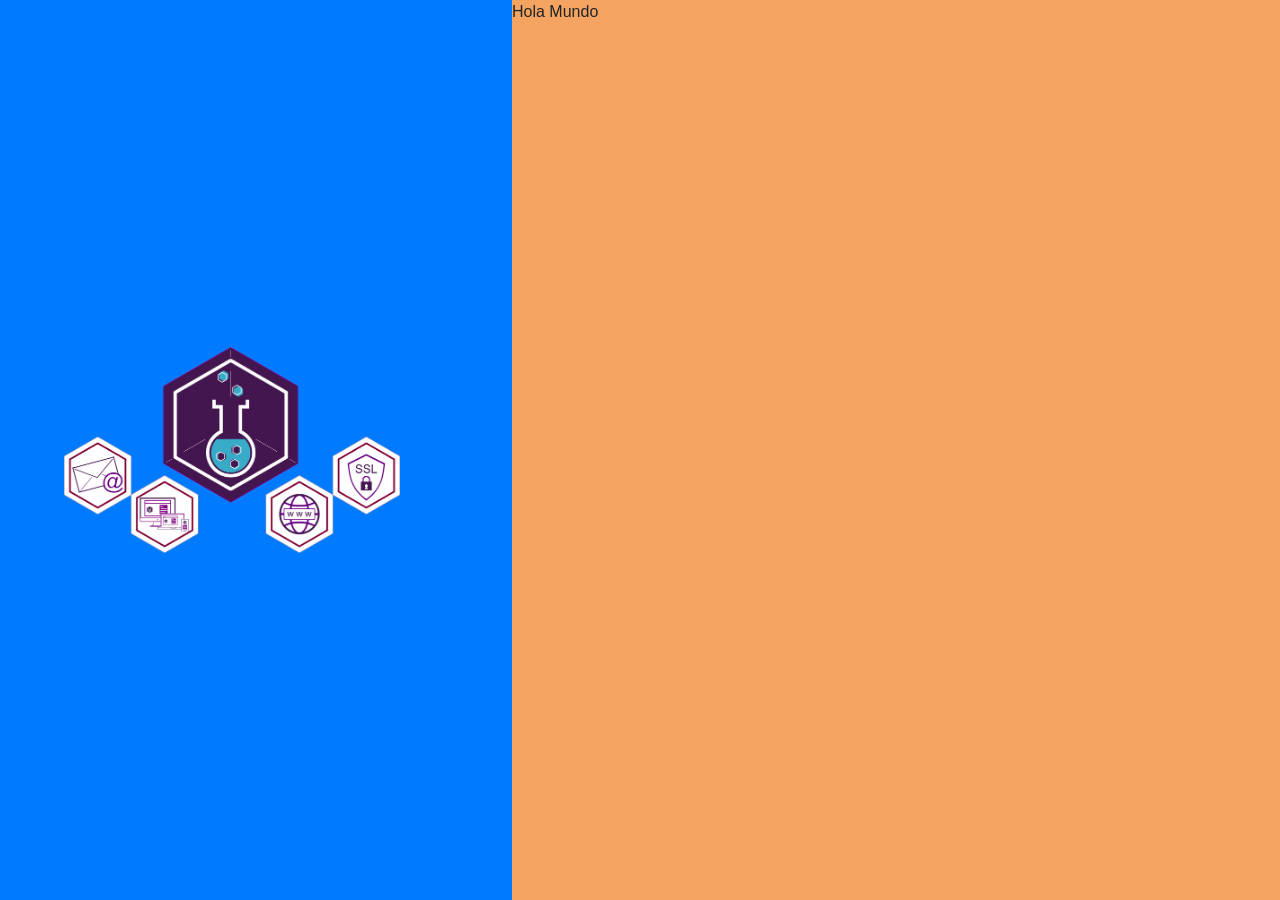
<file: CSS/old/index.html>
<!DOCTYPE html>
<html lang="en">
<head>
    <meta charset="UTF-8">
    <meta name="viewport" content="width=device-width, initial-scale=1.0">
    <link href="https://stackpath.bootstrapcdn.com/bootstrap/4.4.1/css/bootstrap.min.css" rel="stylesheet" integrity="sha384-Vkoo8x4CGsO3+Hhxv8T/Q5PaXtkKtu6ug5TOeNV6gBiFeWPGFN9MuhOf23Q9Ifjh" crossorigin="anonymous">
    <link rel="stylesheet" href="css/style.css">
    <link rel="shortcut icon" href="assets/Favicon.png" type="image/x-icon">
    <title>Document</title>
</head>
<body>
    <nav class="navbar navbar-expand-lg navbar-dark bg-primary fixed-left">
        <img src="assets/Portada.png" alt="Experimental Code">
        <section>

        </section>
    </nav>
    <main>
        Hola Mundo
    </main>
</body>
</html>
</file>
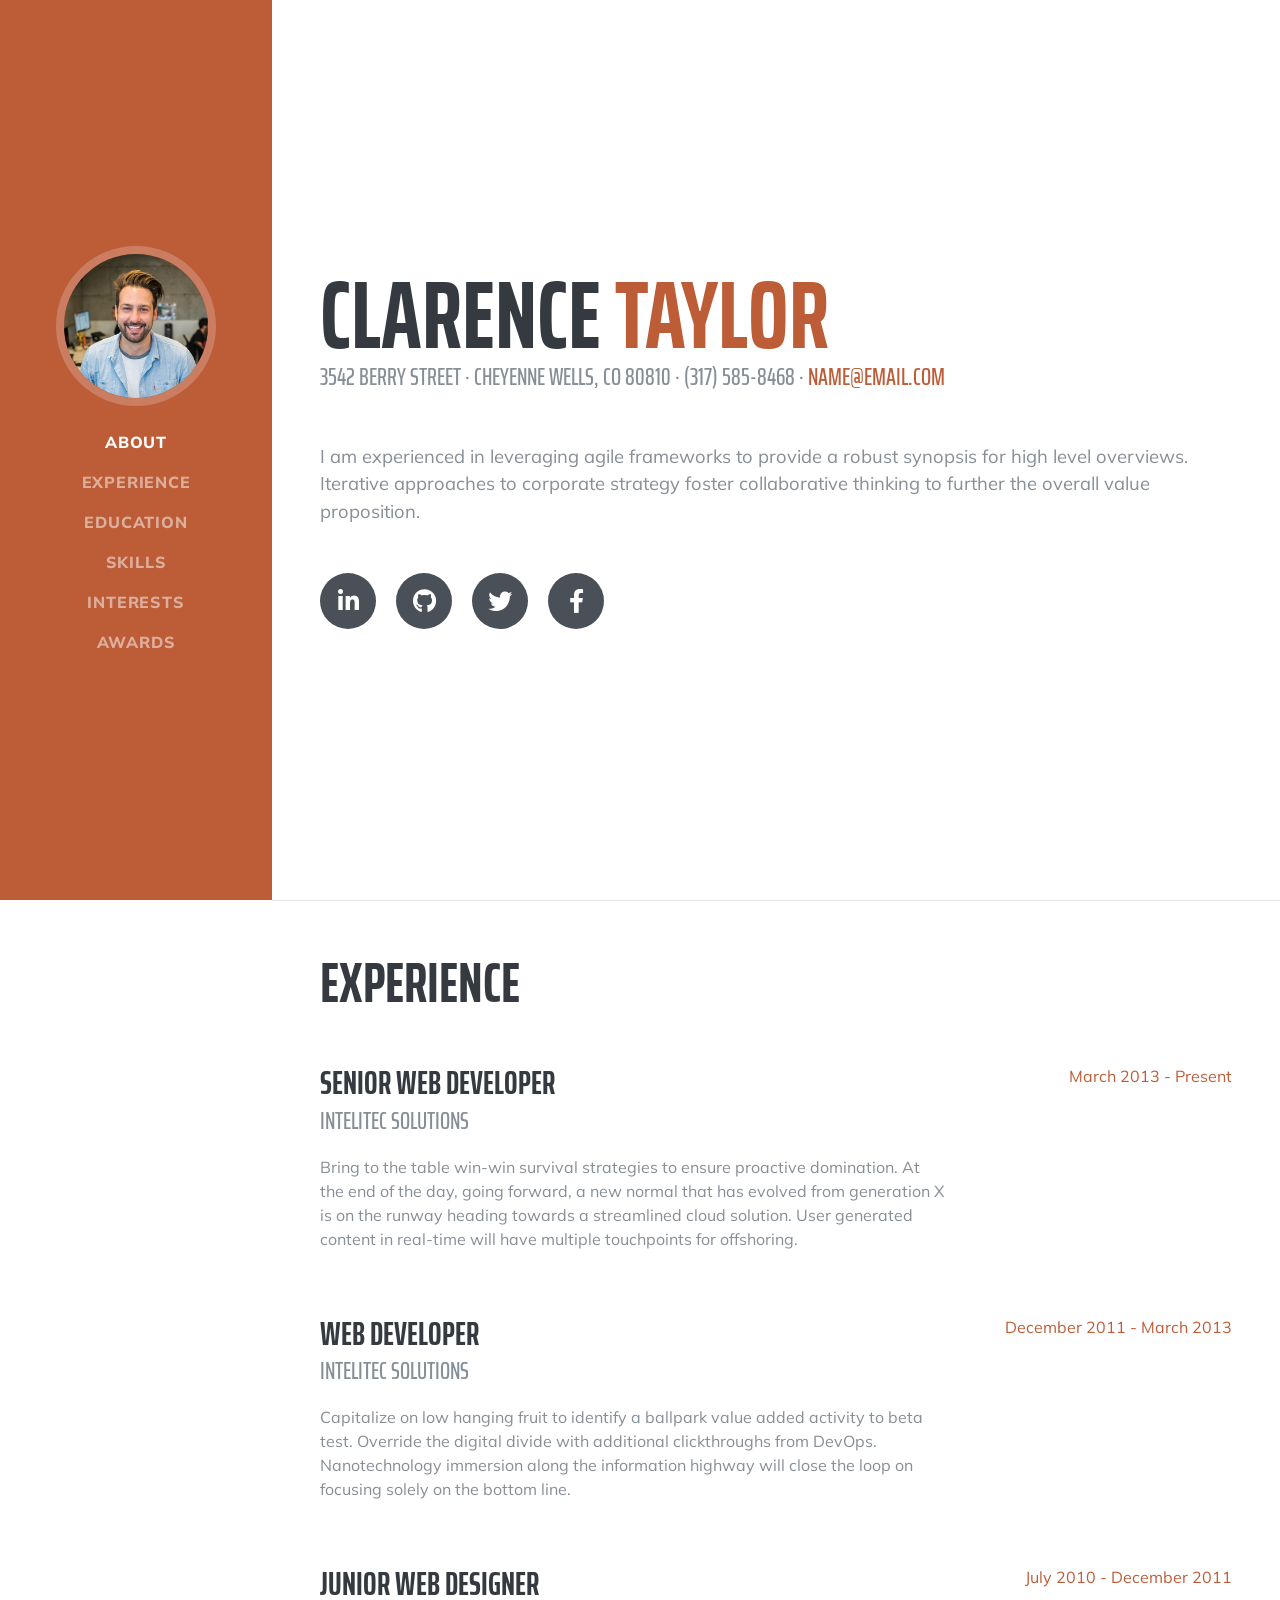
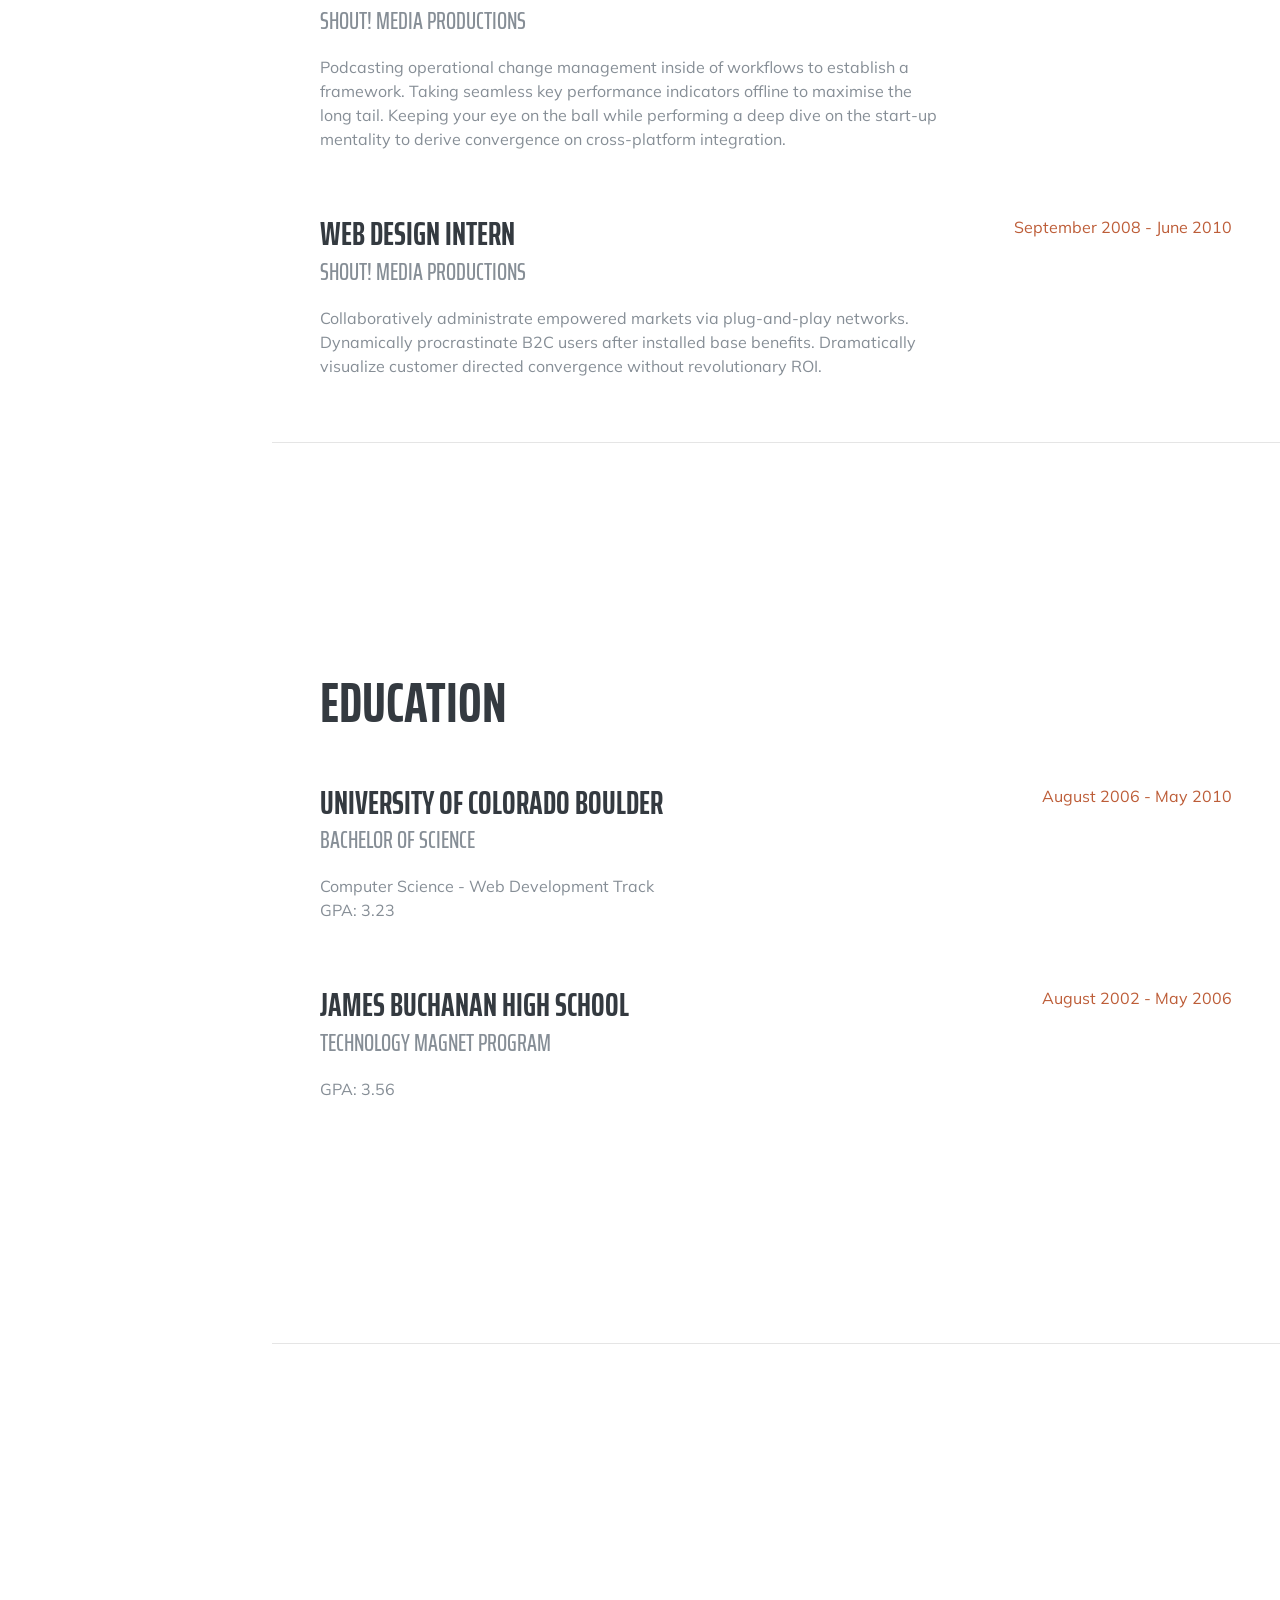
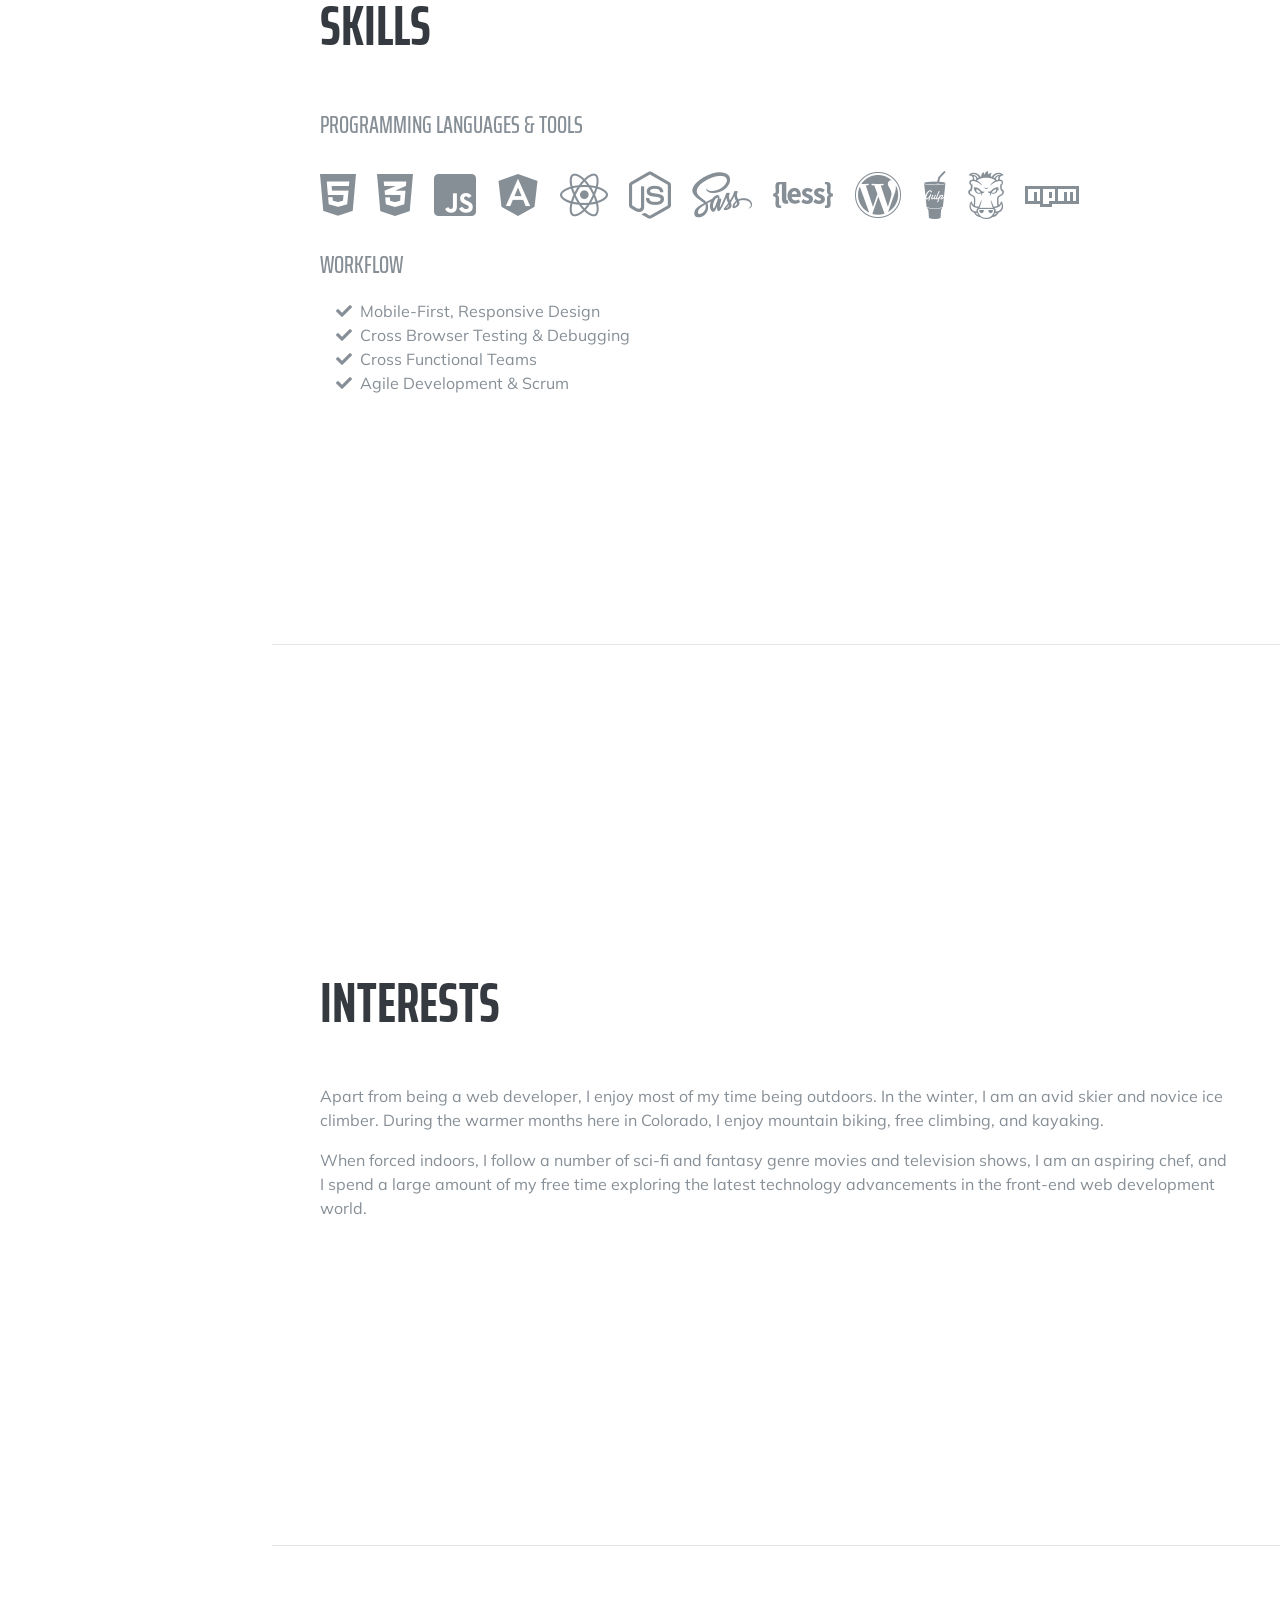
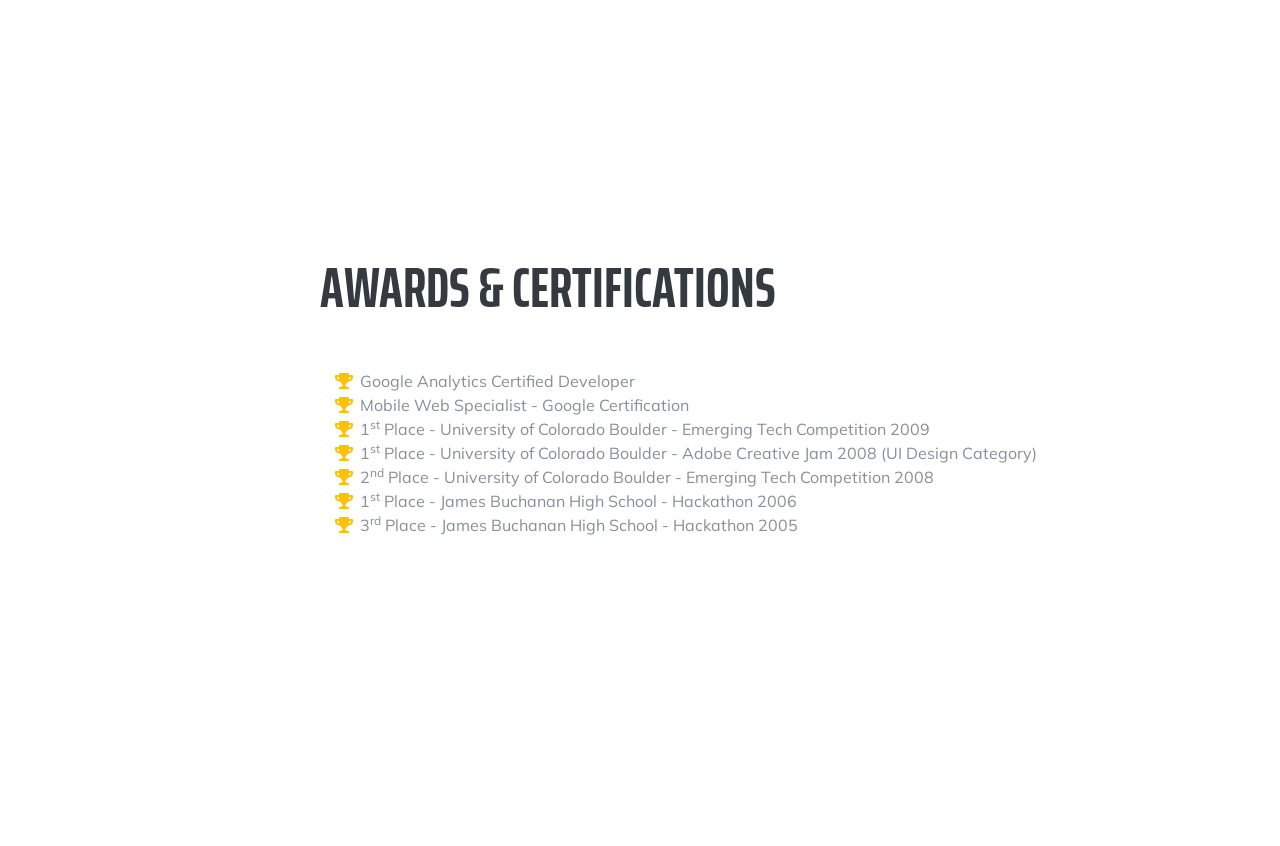
<file: CSS/startbootstrap-resume-master/index.html>
<!DOCTYPE html>
<html lang="en">

<head>

  <meta charset="utf-8">
  <meta name="viewport" content="width=device-width, initial-scale=1, shrink-to-fit=no">
  <meta name="description" content="">
  <meta name="author" content="">

  <title>Resume - Start Bootstrap Theme</title>

  <!-- Bootstrap core CSS -->
  <link href="vendor/bootstrap/css/bootstrap.min.css" rel="stylesheet">

  <!-- Custom fonts for this template -->
  <link href="https://fonts.googleapis.com/css?family=Saira+Extra+Condensed:500,700" rel="stylesheet">
  <link href="https://fonts.googleapis.com/css?family=Muli:400,400i,800,800i" rel="stylesheet">
  <link href="vendor/fontawesome-free/css/all.min.css" rel="stylesheet">

  <!-- Custom styles for this template -->
  <link href="css/resume.css" rel="stylesheet">

</head>

<body id="page-top">

  <nav class="navbar navbar-expand-lg navbar-dark bg-primary fixed-top" id="sideNav">
    <a class="navbar-brand js-scroll-trigger" href="#page-top">
      <span class="d-block d-lg-none">Clarence Taylor</span>
      <span class="d-none d-lg-block">
        <img class="img-fluid img-profile rounded-circle mx-auto mb-2" src="img/profile.jpg" alt="">
      </span>
    </a>
    <button class="navbar-toggler" type="button" data-toggle="collapse" data-target="#navbarSupportedContent" aria-controls="navbarSupportedContent" aria-expanded="false" aria-label="Toggle navigation">
      <span class="navbar-toggler-icon"></span>
    </button>
    <div class="collapse navbar-collapse" id="navbarSupportedContent">
      <ul class="navbar-nav">
        <li class="nav-item">
          <a class="nav-link js-scroll-trigger" href="#about">About</a>
        </li>
        <li class="nav-item">
          <a class="nav-link js-scroll-trigger" href="#experience">Experience</a>
        </li>
        <li class="nav-item">
          <a class="nav-link js-scroll-trigger" href="#education">Education</a>
        </li>
        <li class="nav-item">
          <a class="nav-link js-scroll-trigger" href="#skills">Skills</a>
        </li>
        <li class="nav-item">
          <a class="nav-link js-scroll-trigger" href="#interests">Interests</a>
        </li>
        <li class="nav-item">
          <a class="nav-link js-scroll-trigger" href="#awards">Awards</a>
        </li>
      </ul>
    </div>
  </nav>

  <div class="container-fluid p-0">

    <section class="resume-section p-3 p-lg-5 d-flex align-items-center" id="about">
      <div class="w-100">
        <h1 class="mb-0">Clarence
          <span class="text-primary">Taylor</span>
        </h1>
        <div class="subheading mb-5">3542 Berry Street · Cheyenne Wells, CO 80810 · (317) 585-8468 ·
          <a href="mailto:name@email.com">name@email.com</a>
        </div>
        <p class="lead mb-5">I am experienced in leveraging agile frameworks to provide a robust synopsis for high level overviews. Iterative approaches to corporate strategy foster collaborative thinking to further the overall value proposition.</p>
        <div class="social-icons">
          <a href="#">
            <i class="fab fa-linkedin-in"></i>
          </a>
          <a href="#">
            <i class="fab fa-github"></i>
          </a>
          <a href="#">
            <i class="fab fa-twitter"></i>
          </a>
          <a href="#">
            <i class="fab fa-facebook-f"></i>
          </a>
        </div>
      </div>
    </section>

    <hr class="m-0">

    <section class="resume-section p-3 p-lg-5 d-flex justify-content-center" id="experience">
      <div class="w-100">
        <h2 class="mb-5">Experience</h2>

        <div class="resume-item d-flex flex-column flex-md-row justify-content-between mb-5">
          <div class="resume-content">
            <h3 class="mb-0">Senior Web Developer</h3>
            <div class="subheading mb-3">Intelitec Solutions</div>
            <p>Bring to the table win-win survival strategies to ensure proactive domination. At the end of the day, going forward, a new normal that has evolved from generation X is on the runway heading towards a streamlined cloud solution. User generated content in real-time will have multiple touchpoints for offshoring.</p>
          </div>
          <div class="resume-date text-md-right">
            <span class="text-primary">March 2013 - Present</span>
          </div>
        </div>

        <div class="resume-item d-flex flex-column flex-md-row justify-content-between mb-5">
          <div class="resume-content">
            <h3 class="mb-0">Web Developer</h3>
            <div class="subheading mb-3">Intelitec Solutions</div>
            <p>Capitalize on low hanging fruit to identify a ballpark value added activity to beta test. Override the digital divide with additional clickthroughs from DevOps. Nanotechnology immersion along the information highway will close the loop on focusing solely on the bottom line.</p>
          </div>
          <div class="resume-date text-md-right">
            <span class="text-primary">December 2011 - March 2013</span>
          </div>
        </div>

        <div class="resume-item d-flex flex-column flex-md-row justify-content-between mb-5">
          <div class="resume-content">
            <h3 class="mb-0">Junior Web Designer</h3>
            <div class="subheading mb-3">Shout! Media Productions</div>
            <p>Podcasting operational change management inside of workflows to establish a framework. Taking seamless key performance indicators offline to maximise the long tail. Keeping your eye on the ball while performing a deep dive on the start-up mentality to derive convergence on cross-platform integration.</p>
          </div>
          <div class="resume-date text-md-right">
            <span class="text-primary">July 2010 - December 2011</span>
          </div>
        </div>

        <div class="resume-item d-flex flex-column flex-md-row justify-content-between">
          <div class="resume-content">
            <h3 class="mb-0">Web Design Intern</h3>
            <div class="subheading mb-3">Shout! Media Productions</div>
            <p>Collaboratively administrate empowered markets via plug-and-play networks. Dynamically procrastinate B2C users after installed base benefits. Dramatically visualize customer directed convergence without revolutionary ROI.</p>
          </div>
          <div class="resume-date text-md-right">
            <span class="text-primary">September 2008 - June 2010</span>
          </div>
        </div>

      </div>

    </section>

    <hr class="m-0">

    <section class="resume-section p-3 p-lg-5 d-flex align-items-center" id="education">
      <div class="w-100">
        <h2 class="mb-5">Education</h2>

        <div class="resume-item d-flex flex-column flex-md-row justify-content-between mb-5">
          <div class="resume-content">
            <h3 class="mb-0">University of Colorado Boulder</h3>
            <div class="subheading mb-3">Bachelor of Science</div>
            <div>Computer Science - Web Development Track</div>
            <p>GPA: 3.23</p>
          </div>
          <div class="resume-date text-md-right">
            <span class="text-primary">August 2006 - May 2010</span>
          </div>
        </div>

        <div class="resume-item d-flex flex-column flex-md-row justify-content-between">
          <div class="resume-content">
            <h3 class="mb-0">James Buchanan High School</h3>
            <div class="subheading mb-3">Technology Magnet Program</div>
            <p>GPA: 3.56</p>
          </div>
          <div class="resume-date text-md-right">
            <span class="text-primary">August 2002 - May 2006</span>
          </div>
        </div>

      </div>
    </section>

    <hr class="m-0">

    <section class="resume-section p-3 p-lg-5 d-flex align-items-center" id="skills">
      <div class="w-100">
        <h2 class="mb-5">Skills</h2>

        <div class="subheading mb-3">Programming Languages &amp; Tools</div>
        <ul class="list-inline dev-icons">
          <li class="list-inline-item">
            <i class="fab fa-html5"></i>
          </li>
          <li class="list-inline-item">
            <i class="fab fa-css3-alt"></i>
          </li>
          <li class="list-inline-item">
            <i class="fab fa-js-square"></i>
          </li>
          <li class="list-inline-item">
            <i class="fab fa-angular"></i>
          </li>
          <li class="list-inline-item">
            <i class="fab fa-react"></i>
          </li>
          <li class="list-inline-item">
            <i class="fab fa-node-js"></i>
          </li>
          <li class="list-inline-item">
            <i class="fab fa-sass"></i>
          </li>
          <li class="list-inline-item">
            <i class="fab fa-less"></i>
          </li>
          <li class="list-inline-item">
            <i class="fab fa-wordpress"></i>
          </li>
          <li class="list-inline-item">
            <i class="fab fa-gulp"></i>
          </li>
          <li class="list-inline-item">
            <i class="fab fa-grunt"></i>
          </li>
          <li class="list-inline-item">
            <i class="fab fa-npm"></i>
          </li>
        </ul>

        <div class="subheading mb-3">Workflow</div>
        <ul class="fa-ul mb-0">
          <li>
            <i class="fa-li fa fa-check"></i>
            Mobile-First, Responsive Design</li>
          <li>
            <i class="fa-li fa fa-check"></i>
            Cross Browser Testing &amp; Debugging</li>
          <li>
            <i class="fa-li fa fa-check"></i>
            Cross Functional Teams</li>
          <li>
            <i class="fa-li fa fa-check"></i>
            Agile Development &amp; Scrum</li>
        </ul>
      </div>
    </section>

    <hr class="m-0">

    <section class="resume-section p-3 p-lg-5 d-flex align-items-center" id="interests">
      <div class="w-100">
        <h2 class="mb-5">Interests</h2>
        <p>Apart from being a web developer, I enjoy most of my time being outdoors. In the winter, I am an avid skier and novice ice climber. During the warmer months here in Colorado, I enjoy mountain biking, free climbing, and kayaking.</p>
        <p class="mb-0">When forced indoors, I follow a number of sci-fi and fantasy genre movies and television shows, I am an aspiring chef, and I spend a large amount of my free time exploring the latest technology advancements in the front-end web development world.</p>
      </div>
    </section>

    <hr class="m-0">

    <section class="resume-section p-3 p-lg-5 d-flex align-items-center" id="awards">
      <div class="w-100">
        <h2 class="mb-5">Awards &amp; Certifications</h2>
        <ul class="fa-ul mb-0">
          <li>
            <i class="fa-li fa fa-trophy text-warning"></i>
            Google Analytics Certified Developer</li>
          <li>
            <i class="fa-li fa fa-trophy text-warning"></i>
            Mobile Web Specialist - Google Certification</li>
          <li>
            <i class="fa-li fa fa-trophy text-warning"></i>
            1<sup>st</sup>
            Place - University of Colorado Boulder - Emerging Tech Competition 2009</li>
          <li>
            <i class="fa-li fa fa-trophy text-warning"></i>
            1<sup>st</sup>
            Place - University of Colorado Boulder - Adobe Creative Jam 2008 (UI Design Category)</li>
          <li>
            <i class="fa-li fa fa-trophy text-warning"></i>
            2<sup>nd</sup>
            Place - University of Colorado Boulder - Emerging Tech Competition 2008</li>
          <li>
            <i class="fa-li fa fa-trophy text-warning"></i>
            1<sup>st</sup>
            Place - James Buchanan High School - Hackathon 2006</li>
          <li>
            <i class="fa-li fa fa-trophy text-warning"></i>
            3<sup>rd</sup>
            Place - James Buchanan High School - Hackathon 2005</li>
        </ul>
      </div>
    </section>

  </div>

  <!-- Bootstrap core JavaScript -->
  <script src="vendor/jquery/jquery.min.js"></script>
  <script src="vendor/bootstrap/js/bootstrap.bundle.min.js"></script>

  <!-- Plugin JavaScript -->
  <script src="vendor/jquery-easing/jquery.easing.min.js"></script>

  <!-- Custom scripts for this template -->
  <script src="js/resume.min.js"></script>

</body>

</html>
</file>
<file: CSS/old/css/style.css>
* {
    margin: 0px;
    box-sizing: border-box;
}
.navbar{
    height: 100vh;
    width: 40%;
    background-color: red;
    float: left;
    vertical-align: 30vh;
}
img{
    width: 90%;
    padding: 10%;
}
main{
    height: 100vh;
    background-color: sandybrown;
}
</file>
<file: CSS/startbootstrap-resume-master/css/resume.css>
/*!
 * Start Bootstrap - Resume v5.0.8 (https://startbootstrap.com/template-overviews/resume)
 * Copyright 2013-2019 Start Bootstrap
 * Licensed under MIT (https://github.com/BlackrockDigital/startbootstrap-resume/blob/master/LICENSE)
 */

body {
  font-family: 'Muli', -apple-system, BlinkMacSystemFont, 'Segoe UI', Roboto, 'Helvetica Neue', Arial, sans-serif, 'Apple Color Emoji', 'Segoe UI Emoji', 'Segoe UI Symbol', 'Noto Color Emoji';
  padding-top: 54px;
  color: #868e96;
}

@media (min-width: 992px) {
  body {
    padding-top: 0;
    padding-left: 17rem;
  }
}

h1,
h2,
h3,
h4,
h5,
h6 {
  font-family: 'Saira Extra Condensed', -apple-system, BlinkMacSystemFont, 'Segoe UI', Roboto, 'Helvetica Neue', Arial, sans-serif, 'Apple Color Emoji', 'Segoe UI Emoji', 'Segoe UI Symbol', 'Noto Color Emoji';
  font-weight: 700;
  text-transform: uppercase;
  color: #343a40;
}

h1 {
  font-size: 6rem;
  line-height: 5.5rem;
}

h2 {
  font-size: 3.5rem;
}

h3 {
  font-size: 2rem;
}

p.lead {
  font-size: 1.15rem;
  font-weight: 400;
}

.subheading {
  text-transform: uppercase;
  font-weight: 500;
  font-family: 'Saira Extra Condensed', -apple-system, BlinkMacSystemFont, 'Segoe UI', Roboto, 'Helvetica Neue', Arial, sans-serif, 'Apple Color Emoji', 'Segoe UI Emoji', 'Segoe UI Symbol', 'Noto Color Emoji';
  font-size: 1.5rem;
}

.social-icons a {
  display: inline-block;
  height: 3.5rem;
  width: 3.5rem;
  background-color: #495057;
  color: #fff !important;
  border-radius: 100%;
  text-align: center;
  font-size: 1.5rem;
  line-height: 3.5rem;
  margin-right: 1rem;
}

.social-icons a:last-child {
  margin-right: 0;
}

.social-icons a:hover {
  background-color: #BD5D38;
}

.dev-icons {
  font-size: 3rem;
}

.dev-icons .list-inline-item i:hover {
  color: #BD5D38;
}

#sideNav .navbar-nav .nav-item .nav-link {
  font-weight: 800;
  letter-spacing: 0.05rem;
  text-transform: uppercase;
}

#sideNav .navbar-toggler:focus {
  outline-color: #d48a6e;
}

@media (min-width: 992px) {
  #sideNav {
    text-align: center;
    position: fixed;
    top: 0;
    left: 0;
    display: flex;
    flex-direction: column;
    width: 17rem;
    height: 100vh;
  }
  #sideNav .navbar-brand {
    display: flex;
    margin: auto auto 0;
    padding: 0.5rem;
  }
  #sideNav .navbar-brand .img-profile {
    max-width: 10rem;
    max-height: 10rem;
    border: 0.5rem solid rgba(255, 255, 255, 0.2);
  }
  #sideNav .navbar-collapse {
    display: flex;
    align-items: flex-start;
    flex-grow: 0;
    width: 100%;
    margin-bottom: auto;
  }
  #sideNav .navbar-collapse .navbar-nav {
    flex-direction: column;
    width: 100%;
  }
  #sideNav .navbar-collapse .navbar-nav .nav-item {
    display: block;
  }
  #sideNav .navbar-collapse .navbar-nav .nav-item .nav-link {
    display: block;
  }
}

section.resume-section {
  padding-top: 5rem !important;
  padding-bottom: 5rem !important;
  max-width: 75rem;
}

section.resume-section .resume-item .resume-date {
  min-width: none;
}

@media (min-width: 768px) {
  section.resume-section {
    min-height: 100vh;
  }
  section.resume-section .resume-item .resume-date {
    min-width: 18rem;
  }
}

@media (min-width: 992px) {
  section.resume-section {
    padding-top: 3rem !important;
    padding-bottom: 3rem !important;
  }
}

.bg-primary {
  background-color: #BD5D38 !important;
}

.text-primary {
  color: #BD5D38 !important;
}

a {
  color: #BD5D38;
}

a:hover, a:focus, a:active {
  color: #824027;
}
</file>
